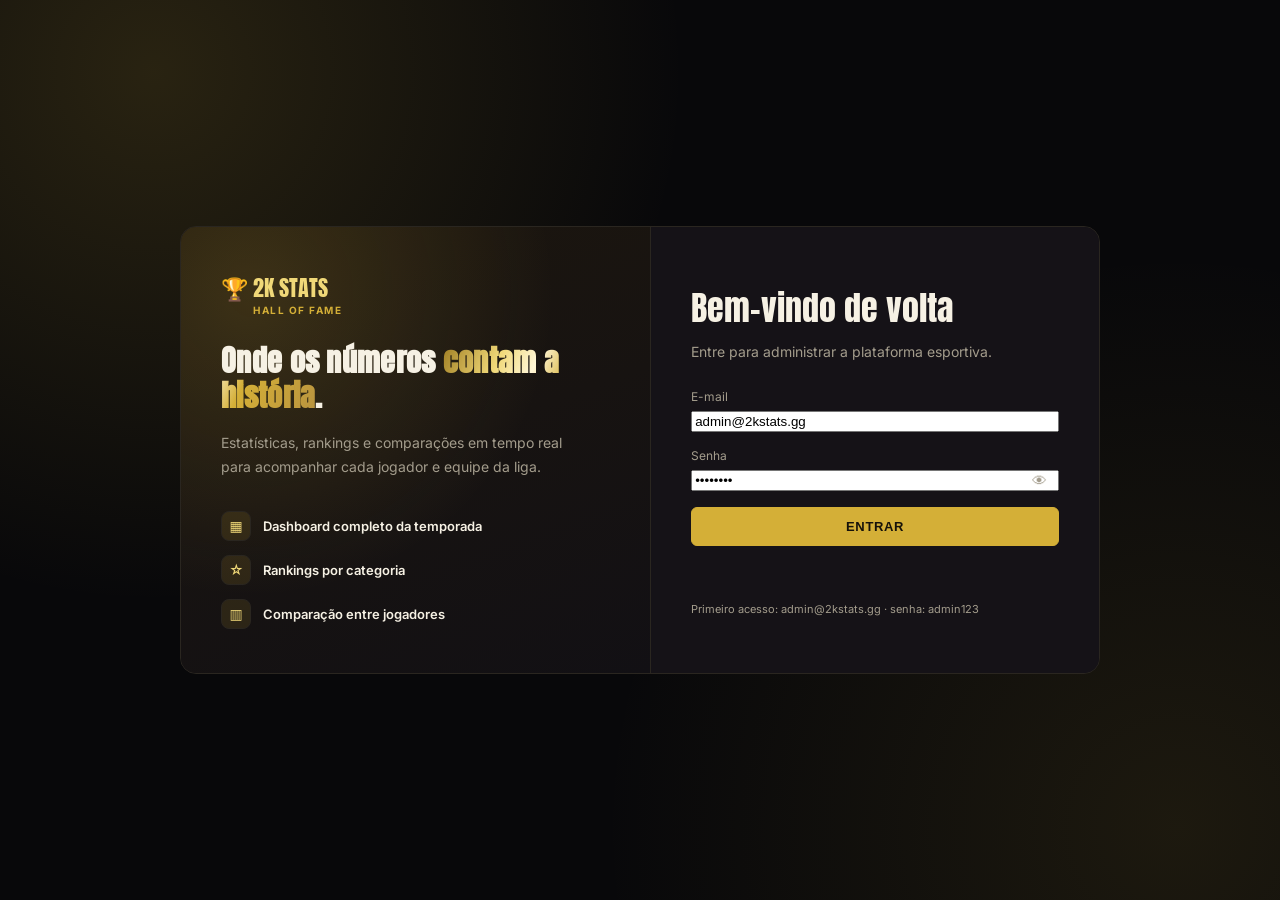
<file: login.html>
<!doctype html>
<html lang="pt-BR">

<head>
    <meta charset="UTF-8">
    <meta name="viewport" content="width=device-width,initial-scale=1.0">
    <title>Entrar — 2K Stats</title>
    <link rel="preconnect" href="https://fonts.googleapis.com">
    <link rel="preconnect" href="https://fonts.gstatic.com" crossorigin>
    <link href="https://fonts.googleapis.com/css2?family=Anton&family=Inter:wght@400;500;600;700&display=swap"
        rel="stylesheet">
    <link rel="stylesheet" href="style.css">
</head>

<body class="login-page">
    <main class="login-shell card-edge">
        <section class="login-visual">
            <p class="login-brand">🏆 2K STATS <small>HALL OF FAME</small></p>
            <h2 class="font-display">Onde os números <span class="text-gold-foil">contam a história</span>.</h2>
            <p class="login-visual-copy">Estatísticas, rankings e comparações em tempo real para acompanhar cada jogador e equipe da liga.</p>
            <ul class="login-highlights">
                <li><span>▦</span> Dashboard completo da temporada</li>
                <li><span>☆</span> Rankings por categoria</li>
                <li><span>▥</span> Comparação entre jogadores</li>
            </ul>
        </section>
        <section class="login-form-side">
            <p class="login-brand login-brand--mobile">🏆 2K STATS <small>HALL OF FAME</small></p>
            <h1>Bem-vindo de volta</h1>
            <p class="login-sub">Entre para administrar a plataforma esportiva.</p>
            <form id="login-form">
                <label>E-mail
                    <input type="email" name="email" required autocomplete="email" value="admin@2kstats.gg">
                </label>
                <label>Senha
                    <div class="password-field">
                        <input id="password-input" type="password" name="password" required
                            autocomplete="current-password" value="admin123">
                        <button type="button" id="toggle-password" class="password-toggle"
                            aria-label="Mostrar senha">👁</button>
                    </div>
                </label>
                <button class="btn gold" id="login-submit">Entrar</button>
                <p id="login-error" role="alert"></p>
            </form>
            <small>Primeiro acesso: admin@2kstats.gg · senha: admin123</small>
        </section>
    </main>
    <script>
        document.getElementById('toggle-password').onclick = e => {
            const input = document.getElementById('password-input');
            const show = input.type === 'password';
            input.type = show ? 'text' : 'password';
            e.currentTarget.textContent = show ? '🙈' : '👁';
            e.currentTarget.setAttribute('aria-label', show ? 'Ocultar senha' : 'Mostrar senha');
        };
        document.getElementById('login-form').onsubmit = async e => {
            e.preventDefault();
            const form = e.target, submit = document.getElementById('login-submit'), errorEl = document.getElementById('login-error');
            const d = Object.fromEntries(new FormData(form));
            errorEl.textContent = '';
            submit.disabled = true;
            submit.classList.add('is-busy');
            submit.textContent = 'Entrando…';
            try {
                const r = await fetch('api.php?action=login', { method: 'POST', headers: { 'Content-Type': 'application/json' }, body: JSON.stringify(d) });
                const j = await r.json();
                if (!r.ok) { errorEl.textContent = j.error || 'Não foi possível entrar.'; return; }
                location.href = 'home.html';
            } catch {
                errorEl.textContent = 'Não foi possível conectar ao servidor.';
            } finally {
                submit.disabled = false;
                submit.classList.remove('is-busy');
                submit.textContent = 'Entrar';
            }
        };
    </script>
</body>

</html>
</file>
<file: style.css>
:root {
  --ink: #08080a;
  --ink-soft: #121014;
  --surface: #151217;
  --surface-2: #1c160e;
  --line: #2a2620;
  --gold: #d4af37;
  --gold-light: #f0d878;
  --gold-deep: #9c7a1f;
  --cream: #f6f1e4;
  --muted: #a39c8c;
  --font-display: "Anton", "Arial Narrow", sans-serif;
  --font-body: "Inter", system-ui, sans-serif;
  --font-mono: "JetBrains Mono", ui-monospace, monospace;
}

:root[data-theme="light"] {
  --ink: #f5f2e9;
  --ink-soft: #ffffff;
  --surface: #eee9dd;
  --surface-2: #e6dcc6;
  --line: #cfc5b2;
  --cream: #1f1b15;
  --muted: #625b50;
}

* {
  box-sizing: border-box;
}

html {
  scroll-behavior: smooth;
}

body {
  margin: 0;
  background-color: var(--ink);
  color: var(--cream);
  font-family: var(--font-body);
  -webkit-font-smoothing: antialiased;
}

.wrap {
  max-width: 1200px;
  margin: 0 auto;
  padding: 0 24px;
}

.font-display {
  font-family: var(--font-display);
  letter-spacing: 0.01em;
  margin: 0;
}

.font-mono {
  font-family: var(--font-mono);
}

.eyebrow {
  font-family: var(--font-mono);
  font-size: 12px;
  text-transform: uppercase;
  letter-spacing: 0.3em;
  color: var(--gold);
  margin: 0 0 8px;
}

.text-gold-foil {
  background: linear-gradient(115deg, #9c7a1f 0%, #f0d878 28%, #fff6d6 45%, #d4af37 62%, #b8933f 100%);
  -webkit-background-clip: text;
  background-clip: text;
  color: transparent;
}

.card-edge {
  border: 1px solid var(--line);
  background: linear-gradient(180deg, var(--surface) 0%, var(--ink-soft) 100%);
  border-radius: 14px;
}

.grain-bg {
  background-image:
    radial-gradient(circle at 15% 10%, rgba(212, 175, 55, 0.12), transparent 45%),
    radial-gradient(circle at 85% 0%, rgba(212, 175, 55, 0.08), transparent 40%);
}

a {
  color: inherit;
}

.skip-link {
  position: fixed;
  top: -100px;
  left: 8px;
  z-index: 100;
  background: var(--gold);
  color: var(--ink);
  padding: 10px 16px;
  border-radius: 8px;
  font-weight: 700;
  text-decoration: none;
  transition: top 0.2s ease;
}
.skip-link:focus {
  top: 8px;
}

/* Navegação lateral: complementar à navegação superior */
.app-sidebar { display: none; }
@media (min-width: 1080px) {
  .app-sidebar {
    background: #100f0d;
    border-right: 1px solid #2a2620;
    bottom: 0;
    display: flex;
    flex-direction: column;
    left: 0;
    position: fixed;
    top: 0;
    width: 210px;
    z-index: 60;
  }
  .sidebar-brand {
    border-bottom: 1px solid #2a2620;
    color: #f0d878;
    display: grid;
    font-family: var(--font-display);
    font-size: 18px;
    gap: 0;
    grid-template-columns: 24px 1fr;
    padding: 20px 18px;
    text-decoration: none;
  }
  .sidebar-brand span { grid-row: span 2; }
  .sidebar-brand small { color: #d4af37; font: 700 9px var(--font-body); letter-spacing: .13em; }
  .sidebar-nav { display: grid; gap: 4px; padding: 16px 10px; }
  .sidebar-nav a {
    align-items: center;
    border-left: 2px solid transparent;
    border-radius: 5px;
    color: #928a78;
    display: flex;
    font-size: 14px;
    gap: 12px;
    padding: 11px 13px;
    text-decoration: none;
    transition: .18s ease;
  }
  .sidebar-nav a span { color: #776f61; font-size: 17px; width: 15px; }
  .sidebar-nav a:hover, .sidebar-nav a:focus-visible, .sidebar-nav a.active {
    background: #241e12;
    border-left-color: #d4af37;
    color: #f0d878;
    outline: none;
  }
  .sidebar-user { border-top: 1px solid #2a2620; color: #e9e1d1; display: grid; font-size: 12px; gap: 3px; margin-top: auto; padding: 18px; }
  .sidebar-user span { color: #928a78; font-size: 11px; }
  .site-header, main, .site-footer { margin-left: 210px; }
  .site-header { z-index: 50; }
}

/* Header */
.site-header {
  position: sticky;
  top: 0;
  z-index: 40;
  border-bottom: 1px solid var(--line);
  background: rgba(8, 8, 10, 0.85);
  backdrop-filter: blur(10px);
}

.header-inner {
  display: flex;
  align-items: center;
  gap: 20px;
  padding: 16px 24px;
}

.logo {
  display: flex;
  align-items: center;
  gap: 8px;
  text-decoration: none;
  font-family: var(--font-display);
  font-size: 22px;
  color: var(--cream);
  white-space: nowrap;
}
.logo-accent {
  color: var(--gold-light);
}

.nav {
  display: none;
  margin-left: auto;
  gap: 28px;
}
.nav a {
  text-decoration: none;
  font-size: 13px;
  font-weight: 600;
  text-transform: uppercase;
  letter-spacing: 0.05em;
  color: var(--muted);
  transition: color 0.2s ease;
}
.nav a:hover {
  color: var(--gold-light);
}

@media (min-width: 780px) {
  .nav {
    display: flex;
  }
}

.search-box {
  position: relative;
  width: 100%;
  max-width: 260px;
}
.search-box svg {
  position: absolute;
  left: 12px;
  top: 50%;
  transform: translateY(-50%);
  width: 16px;
  height: 16px;
  color: var(--muted);
  pointer-events: none;
}
.search-box input {
  width: 100%;
  border-radius: 999px;
  border: 1px solid var(--line);
  background: var(--surface);
  color: var(--cream);
  padding: 9px 12px 9px 34px;
  font-size: 14px;
  font-family: var(--font-body);
}
.search-box input::placeholder {
  color: var(--muted);
}
.search-box input:focus {
  outline: 2px solid var(--gold);
  outline-offset: 2px;
  border-color: var(--gold);
}
.theme-toggle {
  flex: 0 0 auto;
  border: 1px solid var(--line);
  border-radius: 999px;
  background: var(--surface);
  color: var(--cream);
  padding: 8px 12px;
  font: 700 11px var(--font-body);
  text-transform: uppercase;
  cursor: pointer;
}
.theme-toggle:hover { border-color: var(--gold); color: var(--gold-light); }

/* Hero */
.hero {
  border-bottom: 1px solid var(--line);
  padding: 64px 0 72px;
}
.hero-inner {
  display: flex;
  flex-direction: column;
  gap: 48px;
}
@media (min-width: 860px) {
  .hero-inner {
    flex-direction: row;
    align-items: center;
    padding-top: 32px;
  }
}
.hero-copy {
  flex: 1;
}
.hero-copy h1 {
  font-size: 46px;
  line-height: 0.95;
  color: var(--cream);
}
@media (min-width: 780px) {
  .hero-copy h1 {
    font-size: 68px;
  }
}
.hero-desc {
  max-width: 480px;
  margin-top: 24px;
  line-height: 1.6;
  color: var(--muted);
}
.hero-actions {
  display: flex;
  flex-wrap: wrap;
  gap: 16px;
  margin-top: 32px;
}

.btn {
  border-radius: 999px;
  padding: 12px 24px;
  font-size: 13px;
  font-weight: 700;
  text-transform: uppercase;
  letter-spacing: 0.05em;
  text-decoration: none;
  transition: transform 0.15s ease, color 0.2s ease, border-color 0.2s ease;
  display: inline-block;
}
.btn-gold {
  background: var(--gold);
  color: var(--ink);
}
.btn-gold:hover {
  transform: scale(1.03);
}
.btn-outline {
  border: 1px solid var(--line);
  color: var(--cream);
}
.btn-outline:hover {
  border-color: var(--gold);
  color: var(--gold-light);
}

.hero-card {
  flex: 1;
  max-width: 340px;
  margin: 0 auto;
  padding: 32px;
  text-align: center;
  box-shadow: 0 0 60px -15px rgba(212, 175, 55, 0.35);
}
@media (min-width: 860px) {
  .hero-card {
    margin: 0 0 0 auto;
  }
}
.hero-card .hc-label {
  font-family: var(--font-mono);
  font-size: 12px;
  text-transform: uppercase;
  letter-spacing: 0.25em;
  color: var(--muted);
  margin: 0;
}
.hero-card .hc-ovr {
  font-family: var(--font-display);
  font-size: 84px;
  line-height: 1;
  margin: 8px 0 0;
}
.hero-card .hc-name {
  font-family: var(--font-display);
  font-size: 26px;
  margin: 16px 0 0;
  color: var(--cream);
}
.hero-card .hc-team {
  margin: 4px 0 0;
  font-size: 14px;
  color: var(--muted);
}
.hc-stats {
  display: flex;
  justify-content: space-between;
  border-top: 1px solid var(--line);
  margin-top: 24px;
  padding-top: 16px;
  text-align: left;
}
.hc-stats > div:last-child {
  text-align: right;
}
.hc-stats .hc-num {
  font-family: var(--font-mono);
  font-weight: 700;
  font-size: 18px;
  color: var(--gold-light);
  margin: 0;
}
.hc-stats .hc-sub {
  margin: 2px 0 0;
  font-size: 11px;
  color: var(--muted);
}

/* Marquee */
.marquee {
  overflow: hidden;
  border-top: 1px solid var(--line);
  border-bottom: 1px solid var(--line);
  background: rgba(28, 22, 14, 0.6);
  padding: 12px 0;
}
.marquee-track {
  display: flex;
  align-items: center;
  gap: 40px;
  width: max-content;
  animation: marquee-scroll 42s linear infinite;
}
.marquee-item {
  display: flex;
  align-items: center;
  gap: 8px;
  white-space: nowrap;
  flex-shrink: 0;
}
.marquee-item .m-ovr {
  font-family: var(--font-mono);
  font-size: 14px;
  font-weight: 700;
  color: var(--gold-light);
}
.marquee-item .m-name {
  font-size: 14px;
  font-weight: 600;
}
.marquee-item .m-team {
  font-size: 12px;
  color: var(--muted);
}
.marquee-item .m-sep {
  margin-left: 32px;
  color: var(--line);
}

@keyframes marquee-scroll {
  from {
    transform: translateX(0);
  }
  to {
    transform: translateX(-50%);
  }
}

@media (prefers-reduced-motion: reduce) {
  .marquee-track {
    animation: none;
  }
  html {
    scroll-behavior: auto;
  }
}

/* Sections */
.section {
  padding: 64px 0;
}
.section-title {
  font-size: 36px;
  color: var(--cream);
  margin-top: 8px;
}

/* KPI */
.kpi-grid {
  display: grid;
  grid-template-columns: repeat(2, 1fr);
  gap: 16px;
  margin: 40px 0;
}
@media (min-width: 780px) {
  .kpi-grid {
    grid-template-columns: repeat(4, 1fr);
  }
}
.kpi-card {
  padding: 20px;
}
.kpi-card .kpi-value {
  font-family: var(--font-display);
  font-size: 26px;
  color: var(--gold-light);
  white-space: nowrap;
  overflow: hidden;
  text-overflow: ellipsis;
}
.kpi-card .kpi-label {
  margin-top: 4px;
  font-size: 12px;
  text-transform: uppercase;
  letter-spacing: 0.05em;
  color: var(--muted);
}

/* Charts */
.charts-grid {
  display: grid;
  gap: 24px;
}
.insights-grid { display: grid; grid-template-columns: repeat(2, 1fr); gap: 16px; margin-top: 24px; }
@media (min-width: 940px) { .insights-grid { grid-template-columns: repeat(4, 1fr); } }
.insight-card { padding: 20px; }
.insight-label { color: var(--muted); font-size: 11px; font-weight: 700; letter-spacing: .06em; margin: 0; text-transform: uppercase; }
.insight-player { color: var(--cream); font-weight: 700; margin: 12px 0 3px; }
.insight-value { color: var(--gold-light); font: 700 18px var(--font-mono); margin: 0; }
.insight-note { color: var(--muted); font-size: 12px; line-height: 1.5; margin: 12px 0 0; }
@media (min-width: 940px) {
  .charts-grid {
    grid-template-columns: 1fr 1fr;
  }
}
.chart-card {
  padding: 24px;
}
.chart-card h3 {
  font-size: 20px;
  color: var(--cream);
  margin-bottom: 4px;
}
.chart-sub {
  margin: 0 0 24px;
  font-size: 14px;
  color: var(--muted);
}

.bar-chart--vertical {
  display: flex;
  align-items: flex-end;
  gap: 14px;
  height: 220px;
  padding-top: 24px;
  border-top: 1px solid var(--line);
}
.vbar {
  flex: 1;
  display: flex;
  flex-direction: column;
  align-items: center;
  justify-content: flex-end;
  height: 100%;
}
.vbar .vbar-fill {
  width: 60%;
  border-radius: 6px 6px 0 0;
  transition: filter 0.2s ease;
}
.vbar:hover .vbar-fill {
  filter: brightness(1.15);
}
.vbar .vbar-count {
  font-family: var(--font-mono);
  font-size: 13px;
  color: var(--cream);
  margin-bottom: 6px;
}
.vbar .vbar-label {
  margin-top: 8px;
  font-size: 11px;
  color: var(--muted);
  text-align: center;
}

.bar-chart--horizontal {
  display: flex;
  flex-direction: column;
  gap: 12px;
}
.hbar-row {
  display: grid;
  grid-template-columns: 120px 1fr 56px;
  align-items: center;
  gap: 10px;
}
.hbar-team {
  font-size: 12px;
  color: var(--muted);
  overflow: hidden;
  text-overflow: ellipsis;
  white-space: nowrap;
}
.hbar-track {
  height: 12px;
  background: var(--surface);
  border-radius: 999px;
  overflow: hidden;
}
.hbar-fill {
  height: 100%;
  background: var(--gold);
  border-radius: 999px;
}
.hbar-value {
  font-family: var(--font-mono);
  font-size: 12px;
  font-weight: 700;
  color: var(--gold-light);
  text-align: right;
}

/* Elenco */
.elenco-header {
  display: flex;
  flex-direction: column;
  gap: 16px;
  margin-bottom: 32px;
}
@media (min-width: 780px) {
  .elenco-header {
    flex-direction: row;
    align-items: flex-end;
    justify-content: space-between;
  }
}
.position-filters {
  display: flex;
  flex-wrap: wrap;
  gap: 8px;
}
.data-tools { align-items: center; display: flex; flex-wrap: wrap; gap: 18px; justify-content: space-between; margin-bottom: 12px; padding: 16px; }
.season-control { align-items: center; display: flex; gap: 10px; font-size: 13px; font-weight: 700; }
.season-control select { background: var(--surface); border: 1px solid var(--line); border-radius: 6px; color: var(--cream); padding: 7px; font: inherit; }
.tool-actions { display: flex; flex-wrap: wrap; gap: 8px; }
.tool-actions .btn { cursor: pointer; padding: 9px 13px; background: transparent; font-family: var(--font-body); }
.import-btn { display: inline-flex; align-items: center; }
.helper-text, .section-intro { color: var(--muted); font-size: 13px; line-height: 1.5; margin: 0 0 24px; }
.filter-btn {
  border-radius: 999px;
  border: 1px solid var(--line);
  background: transparent;
  color: var(--muted);
  padding: 7px 16px;
  font-size: 12px;
  font-weight: 700;
  text-transform: uppercase;
  letter-spacing: 0.05em;
  cursor: pointer;
  transition: all 0.2s ease;
  font-family: var(--font-body);
}
.filter-btn:hover {
  border-color: var(--gold);
  color: var(--gold-light);
}
.filter-btn.active {
  border-color: var(--gold);
  background: var(--gold);
  color: var(--ink);
}

.table-wrap {
  overflow-x: auto;
}
table {
  width: 100%;
  min-width: 560px;
  border-collapse: collapse;
  text-align: left;
}
thead tr {
  border-bottom: 1px solid var(--line);
  background: rgba(28, 22, 14, 0.4);
}
th {
  padding: 12px 20px;
  font-size: 12px;
  font-weight: 700;
  text-transform: uppercase;
  letter-spacing: 0.05em;
  color: var(--muted);
  cursor: pointer;
  user-select: none;
  white-space: nowrap;
}
th:hover {
  color: var(--gold-light);
}
th.col-rank {
  width: 56px;
}
th.col-compare { cursor: default; width: 80px; }
th.col-compare:hover { color: var(--muted); }
.compare-cell { width: 80px; }
.compare-check { accent-color: var(--gold); cursor: pointer; height: 16px; width: 16px; }
th.col-ovr {
  width: 80px;
  text-align: right;
}
.sort-arrow {
  color: var(--gold-light);
  margin-left: 4px;
}

tbody tr {
  border-bottom: 1px solid rgba(42, 38, 32, 0.6);
  cursor: pointer;
  transition: background 0.15s ease;
}
tbody tr:last-child {
  border-bottom: none;
}
tbody tr:hover {
  background: rgba(28, 22, 14, 0.4);
}
td {
  padding: 12px 20px;
  font-size: 14px;
}
td.rank-cell {
  font-family: var(--font-mono);
  color: var(--muted);
}
td.name-cell {
  font-weight: 600;
  color: var(--cream);
}
td.team-cell,
td.pos-cell {
  color: var(--muted);
}
td.ovr-cell {
  text-align: right;
}
.ovr-badge {
  display: inline-flex;
  align-items: center;
  justify-content: center;
  border-radius: 6px;
  padding: 4px 8px;
  font-family: var(--font-mono);
  font-size: 14px;
  font-weight: 700;
}
.empty-row td {
  text-align: center;
  padding: 40px 20px;
  color: var(--muted);
}

/* Comparação, histórico e feedback */
.compare-section { border-top: 1px solid var(--line); }
.comparison-empty { color: var(--muted); padding: 32px; text-align: center; }
.comparison-grid { display: grid; gap: 18px; grid-template-columns: 1fr; }
@media (min-width: 680px) { .comparison-grid { grid-template-columns: 1fr 1fr; } }
.comparison-card { padding: 28px; }
.comparison-name { color: var(--cream); font: 32px var(--font-display); margin: 8px 0 0; }
.comparison-team { color: var(--muted); margin: 5px 0 24px; }
.comparison-ovr { color: var(--gold-light); font: 64px/1 var(--font-display); margin: 0; }
.comparison-ovr span { color: var(--muted); font: 13px var(--font-body); }
.comparison-track { background: var(--surface); border-radius: 99px; height: 10px; margin-top: 16px; overflow: hidden; }
.comparison-track span { display: block; height: 100%; }
.import-section { padding-top: 0; }
.import-history { padding: 4px 20px; }
.import-history p { color: var(--muted); }
.import-history ul { list-style: none; margin: 0; padding: 0; }
.import-history li { align-items: center; border-bottom: 1px solid var(--line); display: flex; gap: 12px; justify-content: space-between; padding: 14px 0; }
.import-history li:last-child { border: 0; }
.import-history span { color: var(--muted); font-size: 12px; }
.toast { background: var(--gold); border-radius: 8px; bottom: 22px; box-shadow: 0 8px 30px rgba(0,0,0,.3); color: #08080a; font-size: 14px; font-weight: 700; left: 50%; max-width: calc(100% - 32px); opacity: 0; padding: 12px 18px; pointer-events: none; position: fixed; transform: translate(-50%, 20px); transition: .2s ease; z-index: 100; }
.toast.show { opacity: 1; transform: translate(-50%, 0); }

@media (max-width: 640px) {
  .header-inner { flex-wrap: wrap; }
  .search-box { max-width: none; order: 3; }
  .theme-toggle { margin-left: auto; }
  .data-tools { align-items: stretch; }
  .tool-actions { width: 100%; }
  .tool-actions .btn { flex: 1; justify-content: center; text-align: center; }
  .insights-grid { grid-template-columns: 1fr; }
  .import-history li { align-items: flex-start; flex-direction: column; }
}

/* Footer */
.site-footer {
  border-top: 1px solid var(--line);
  padding: 48px 0;
}
.footer-inner {
  display: flex;
  flex-direction: column;
  gap: 16px;
  font-size: 14px;
  color: var(--muted);
}
@media (min-width: 780px) {
  .footer-inner {
    flex-direction: row;
    align-items: center;
    justify-content: space-between;
  }
}
.footer-logo {
  font-size: 18px;
  color: var(--gold-light);
}
.footer-text {
  max-width: 480px;
  margin-top: 4px;
}

/* Detail overlay */
.overlay {
  position: fixed;
  inset: 0;
  z-index: 50;
  display: none;
  justify-content: flex-end;
}
.overlay.open {
  display: flex;
}
.overlay-backdrop {
  position: absolute;
  inset: 0;
  border: none;
  background: rgba(0, 0, 0, 0.7);
  backdrop-filter: blur(4px);
  cursor: pointer;
}
.detail-panel {
  position: relative;
  height: 100%;
  width: 100%;
  max-width: 420px;
  overflow-y: auto;
  border-left: 1px solid var(--line);
  background: var(--ink-soft);
  padding: 32px;
  box-shadow: -20px 0 60px rgba(0, 0, 0, 0.5);
}
.close-btn {
  display: flex;
  align-items: center;
  justify-content: center;
  margin-left: auto;
  width: 34px;
  height: 34px;
  border-radius: 999px;
  border: 1px solid var(--line);
  background: transparent;
  color: var(--muted);
  cursor: pointer;
}
.close-btn:hover {
  border-color: var(--gold);
  color: var(--gold-light);
}
.close-btn svg {
  width: 16px;
  height: 16px;
}

.detail-tier {
  font-family: var(--font-mono);
  font-size: 12px;
  text-transform: uppercase;
  letter-spacing: 0.3em;
  margin-top: 24px;
}
.detail-name {
  font-family: var(--font-display);
  font-size: 36px;
  margin: 8px 0 0;
  color: var(--cream);
}
.detail-team {
  margin-top: 4px;
  font-size: 14px;
  color: var(--muted);
}
.detail-ovr-row {
  display: flex;
  align-items: flex-end;
  gap: 16px;
  margin-top: 32px;
}
.detail-ovr {
  font-family: var(--font-display);
  font-size: 68px;
  line-height: 1;
}
.detail-ovr-label {
  margin-bottom: 8px;
  font-size: 14px;
  color: var(--muted);
}
.detail-scale {
  display: flex;
  justify-content: space-between;
  font-size: 12px;
  color: var(--muted);
  margin-top: 24px;
}
.detail-track {
  height: 12px;
  width: 100%;
  border-radius: 999px;
  background: var(--surface);
  overflow: hidden;
  margin-top: 4px;
}
.detail-fill {
  height: 100%;
  border-radius: 999px;
}
.detail-grid {
  display: grid;
  grid-template-columns: 1fr 1fr;
  gap: 16px;
  margin-top: 32px;
}
.detail-grid .card-edge {
  padding: 16px;
  border-radius: 10px;
}
.detail-grid .dg-value {
  font-family: var(--font-mono);
  font-size: 18px;
  font-weight: 700;
  color: var(--gold-light);
}
.detail-grid .dg-label {
  margin-top: 4px;
  font-size: 12px;
  color: var(--muted);
}
.detail-note {
  margin-top: 32px;
  padding-top: 24px;
  border-top: 1px solid var(--line);
  font-size: 14px;
  line-height: 1.6;
  color: var(--muted);
}

.focus-gold:focus-visible {
  outline: 2px solid var(--gold);
  outline-offset: 2px;
}

/* Plataforma 2K Stats */
body[data-page] { background: var(--ink); }
body[data-page] .app-sidebar { background:#100f0d; border-right:1px solid #2b261d; display:flex; flex-direction:column; height:100vh; left:0; position:fixed; top:0; width:210px; z-index:90; }
body[data-page] .app-sidebar .brand { align-items:center; border-bottom:1px solid #2b261d; color:var(--gold-light); display:flex; font-family:var(--font-display); font-size:18px; gap:10px; padding:20px 18px; text-decoration:none; }
body[data-page] .brand small { color:var(--gold); display:block; font:700 9px var(--font-body); letter-spacing:.14em; }
body[data-page] .app-sidebar nav { display:grid; gap:3px; padding:16px 10px; }
body[data-page] .app-sidebar nav a { border-left:2px solid transparent; border-radius:5px; color:#8f8777; display:flex; gap:12px; padding:11px 12px; text-decoration:none; }
body[data-page] .app-sidebar nav a:hover, body[data-page] .app-sidebar nav a.active { background:#261f12; border-color:var(--gold); color:var(--gold-light); }
body[data-page] .app-sidebar nav b { font-weight:400; width:16px; }
body[data-page] .user-switch { border-top:1px solid #2b261d; color:#9c927f; font-size:11px; margin-top:auto; padding:16px; }
body[data-page] .user-switch label { display:block; margin-bottom:6px; } body[data-page] select, body[data-page] input { background:var(--surface); border:1px solid var(--line); border-radius:6px; color:var(--cream); font:inherit; padding:10px; }
body[data-page] .user-switch select { width:100%; }
body[data-page] .topbar { align-items:center; backdrop-filter:blur(10px); background:color-mix(in srgb,var(--ink) 90%,transparent); border-bottom:1px solid var(--line); display:flex; gap:20px; height:62px; margin-left:210px; padding:0 28px; position:sticky; top:0; z-index:70; }
body[data-page] #top-nav { display:flex; gap:18px; } body[data-page] #top-nav a { color:var(--muted); font-size:13px; font-weight:700; text-decoration:none; } body[data-page] #top-nav a:hover { color:var(--gold-light); }
body[data-page] #app-main { margin-left:210px; max-width:1320px; padding:34px; } .menu-button { display:none; } .icon-button { background:transparent; border:1px solid var(--line); border-radius:50%; color:var(--gold); cursor:pointer; height:34px; margin-left:auto; width:34px; }
.page-head { align-items:center; background:linear-gradient(105deg,var(--surface),var(--ink-soft)); border:1px solid var(--line); border-radius:10px; display:flex; justify-content:space-between; margin-bottom:28px; padding:28px 32px; } .page-head h1 { font:36px var(--font-display); margin:0; } .page-head p { color:var(--muted); font-size:12px; letter-spacing:.08em; margin:8px 0 0; } .btn { background:transparent; border:1px solid var(--gold); border-radius:6px; color:var(--gold-light); cursor:pointer; font-weight:700; padding:11px 16px; } .btn.gold { background:var(--gold); color:#16120a; } .page-head .btn+.btn { margin-left:8px; }
.kpis { display:grid; grid-template-columns:repeat(4,1fr); margin-bottom:28px; } .kpis article { background:var(--surface); border-right:1px solid var(--line); padding:25px; } .kpis article:first-child { border-radius:8px 0 0 8px; } .kpis article:last-child { border:0; border-radius:0 8px 8px 0; } .kpis small,.panel>small { color:var(--muted); font-size:11px; letter-spacing:.11em; } .kpis strong { display:block; font:34px var(--font-mono); margin:12px 0 6px; } .kpis span { color:var(--muted); font-size:12px; }
.dash-grid { display:grid; gap:20px; grid-template-columns:2fr 1fr; margin-bottom:20px; } .panel { background:var(--surface); border:1px solid var(--line); border-radius:9px; margin-bottom:20px; padding:24px; } .panel h2 { color:var(--cream); font-size:17px; margin:0 0 18px; } .panel h2 small { color:var(--muted); float:right; font:11px var(--font-body); } .panel h2 a { color:var(--gold); float:right; font:12px var(--font-body); text-decoration:none; }
.weekly { align-items:end; display:flex; gap:16px; height:220px; padding:10px 35px 0; } .weekly div { align-items:center; display:flex; flex:1; gap:5px; height:100%; justify-content:center; position:relative; } .weekly span { background:var(--gold); border-radius:3px 3px 0 0; width:28px; } .weekly em { background:#2b271f; border-radius:3px 3px 0 0; width:28px; } .weekly small { bottom:-2px; color:var(--muted); position:absolute; }
.mvp h2 { font:24px var(--font-display); margin:15px 0 2px; } .mvp p { color:var(--muted); font-size:13px; } .mini-stats,.stat-line { display:grid; grid-template-columns:repeat(2,1fr); gap:18px; margin:24px 0; } .mini-stats b,.stat-line b { color:var(--gold-light); font:22px var(--font-mono); } .mini-stats i,.stat-line i,.team-card i { color:var(--muted); display:block; font:10px var(--font-body); font-style:normal; letter-spacing:.08em; margin-top:5px; }
.toolbar { display:flex; gap:10px; margin-bottom:16px; } .toolbar input { flex:1; } .table-wrap { overflow-x:auto; } body[data-page] table { min-width:720px; width:100%; } body[data-page] th { background:transparent; cursor:default; padding:10px 12px; } body[data-page] td { padding:13px 12px; } body[data-page] td small { color:var(--muted); display:block; font-size:11px; margin-top:3px; } .badge { background:#272319; border:1px solid var(--line); border-radius:4px; color:var(--gold-light); font-size:11px; padding:4px 6px; } .row-actions { display:flex; gap:5px; } .row-actions button,.team-card button,td button { background:transparent; border:1px solid var(--line); border-radius:4px; color:var(--muted); cursor:pointer; padding:5px 7px; } .row-actions button:hover, .team-card button:hover,td button:hover { border-color:var(--gold); color:var(--gold-light); }
.team-grid,.compare-cards,.podium { display:grid; gap:18px; grid-template-columns:repeat(3,1fr); } .team-card h2 { font:25px var(--font-display); margin:13px 0 5px; }.team-card p { color:var(--muted); font-size:13px; }.team-card>div { display:flex; gap:38px; margin:22px 0; }.team-card b { color:var(--gold-light); font:20px var(--font-mono); }.compare-select { align-items:center; display:grid; gap:18px; grid-template-columns:1fr 70px 1fr; margin:0 auto 20px; max-width:820px; }.compare-select select { width:100%; }.compare-select b { color:var(--gold); text-align:center; }.compare-cards { grid-template-columns:1fr 1fr; }.compare-cards .panel { margin:0; }.big { color:var(--gold-light); display:inline-block; font:28px var(--font-mono); margin-right:25px; }.big i { color:var(--muted); font:11px var(--font-body); }.compare-profile { text-align:center; }.radar { height:290px; max-width:450px; }.radar polygon { fill:none; stroke:var(--line); }.radar .r1 { fill:#d4af3740; stroke:var(--gold); }.radar .r2 { fill:#c8c8d040; stroke:#c8c8d0; }.radar text { fill:var(--muted); font:10px var(--font-body); text-anchor:middle; }.legend { color:var(--gold); }.legend span { color:#c8c8d0; margin-left:16px; }.mirror { align-items:center; display:grid; gap:12px; grid-template-columns:50px 1fr 50px; margin:15px 0; }.mirror>b:last-child { text-align:right; }.mirror span { display:grid; grid-template-columns:1fr 44px 1fr; height:10px; }.mirror i { background:var(--gold); height:100%; justify-self:end; }.mirror i:last-child { background:#c8c8d0; justify-self:start; }.mirror em { color:var(--muted); font-size:10px; font-style:normal; text-align:center; transform:translateY(-17px); }
.tabs { display:flex; gap:8px; margin:0 0 22px; }.tabs a,.tabs button { background:transparent; border:1px solid var(--line); border-radius:5px; color:var(--muted); cursor:pointer; padding:9px 16px; text-decoration:none; }.tabs .active { border-color:var(--gold); color:var(--gold-light); }.podium { align-items:end; margin-bottom:20px; }.podium article { text-align:center; }.podium article>b { font-size:26px; }.podium h2 { font:24px var(--font-display); margin:12px 0 3px; }.podium p { color:var(--muted); font-size:12px; }.podium strong { color:var(--gold-light); font:26px var(--font-mono); }.podium strong small { font:11px var(--font-body); }.place-1 { border-color:var(--gold); order:2; padding-bottom:38px; }.place-2 { order:1; }.place-3 { order:3; }.status { background:#333; border-radius:99px; color:#bbb; font-size:11px; padding:4px 8px; }.status.on { background:#1e3b2a; color:#84d69d; }.note { border-top:1px solid var(--line); color:var(--muted); font-size:12px; margin:18px 0 0; padding-top:16px; }.form-card { display:grid; gap:15px; max-width:700px; }.form-card label { color:var(--muted); display:grid; font-size:12px; gap:7px; }.form-card ul { color:var(--muted); line-height:2; padding-left:18px; }.modal { align-items:center; background:#000a; display:flex; inset:0; justify-content:center; padding:16px; position:fixed; z-index:120; }.modal-box { background:var(--ink-soft); border:1px solid var(--line); border-radius:10px; max-height:90vh; max-width:740px; overflow:auto; padding:30px; position:relative; width:100%; }.modal-box h1 { font:34px var(--font-display); }.modal-box>a { color:var(--gold); font-size:13px; }.modal-box>p { color:var(--muted); }.close { background:transparent; border:0; color:var(--muted); cursor:pointer; font-size:28px; position:absolute; right:15px; top:10px; }.form-grid { display:grid; gap:14px; grid-template-columns:repeat(2,1fr); }.form-grid h2,.form-grid .btn { grid-column:1/-1; }.form-grid label { color:var(--muted); display:grid; font-size:12px; gap:5px; }.line-chart { height:150px; width:100%; }.line-chart polyline { fill:none; stroke:var(--gold); stroke-width:3; }.line-chart text { fill:var(--muted); font-size:10px; }.empty { color:var(--muted); text-align:center; }.toast { background:var(--gold); border-radius:7px; bottom:20px; color:#151109; font-weight:700; left:50%; opacity:0; padding:12px 18px; position:fixed; transform:translate(-50%,20px); transition:.2s; z-index:200; }.toast.show { opacity:1; transform:translate(-50%,0); }
@media(max-width:850px){body[data-page] .app-sidebar { transform:translateX(-100%); transition:.2s; width:240px; }body[data-page] .app-sidebar.open { transform:translateX(0); }body[data-page] .topbar,body[data-page] #app-main { margin-left:0; }.menu-button { background:transparent; border:0; color:var(--cream); display:block; font-size:22px; }.kpis { grid-template-columns:repeat(2,1fr); }.kpis article:nth-child(2) { border-radius:0 8px 0 0; }.kpis article:nth-child(3) { border-radius:0 0 0 8px; }.kpis article:last-child { border-radius:0 0 8px 0; }.dash-grid,.team-grid,.podium { grid-template-columns:1fr; }.place-1,.place-2,.place-3 { order:initial; padding-bottom:24px; }.page-head { align-items:flex-start; flex-direction:column; }.topbar { padding:0 16px; }.topbar #top-nav { gap:11px; overflow:auto; }.topbar #top-nav a { font-size:11px; white-space:nowrap; }body[data-page] #app-main { padding:18px; }.compare-select { grid-template-columns:1fr; }.compare-select b { padding:0; }.compare-cards { grid-template-columns:1fr; }.form-grid { grid-template-columns:1fr; }}

/* Navegação superior única */
body[data-page] .app-sidebar { display:none !important; }
body[data-page] .topbar { gap:16px; margin-left:0; padding:0 24px; }
body[data-page] #app-main { margin-left:0; }
.top-brand { color:var(--gold-light); flex:0 0 auto; font-family:var(--font-display); font-size:18px; text-decoration:none; white-space:nowrap; }
body[data-page] #top-nav { align-items:center; flex:1; gap:14px; overflow-x:auto; padding:4px 0; }
body[data-page] #top-nav a { border-bottom:2px solid transparent; padding:8px 0; white-space:nowrap; }
body[data-page] #top-nav a.active, body[data-page] #top-nav a:hover { border-color:var(--gold); color:var(--gold-light); }
body[data-page] .topbar #role-select { flex:0 0 auto; font-size:12px; padding:7px; width:100px; }
body[data-page] .menu-button { display:none; }
@media(max-width:700px){body[data-page] .topbar { gap:9px; padding:0 12px; } .top-brand { font-size:14px; } body[data-page] #top-nav { gap:11px; } body[data-page] .topbar #role-select { width:82px; } .icon-button { display:none; }}

.logout-button { background:transparent; border:1px solid var(--line); border-radius:5px; color:var(--muted); cursor:pointer; font-size:12px; padding:7px 10px; }
#user-name { color:var(--gold-light); font-size:11px; margin-left:auto; white-space:nowrap; }
.login-page {
  background:
    radial-gradient(circle at 12% 8%, rgba(212,175,55,.16), transparent 38%),
    radial-gradient(circle at 92% 92%, rgba(212,175,55,.10), transparent 40%),
    var(--ink);
  display: grid;
  place-items: center;
  min-height: 100vh;
  min-height: 100dvh;
  padding: 24px;
  box-sizing: border-box;
}
.login-shell {
  display: grid;
  grid-template-columns: 1fr;
  max-width: 920px;
  width: 100%;
  margin: auto;
  overflow: hidden;
  border-radius: 16px;
}
@media (min-width: 860px) {
  .login-shell { grid-template-columns: 1.05fr 1fr; }
}
.login-brand { color: var(--gold-light); font: 22px var(--font-display); margin: 0 0 28px; }
.login-brand small { color: var(--gold); display: block; font: 700 10px var(--font-body); letter-spacing: .15em; margin-left: 32px; }
.login-brand--mobile { display: block; margin-bottom: 22px; }
@media (min-width: 860px) { .login-brand--mobile { display: none; } }

.login-visual {
  display: none;
  flex-direction: column;
  justify-content: center;
  padding: 44px 40px;
  background:
    radial-gradient(circle at 15% 15%, rgba(212,175,55,.18), transparent 55%),
    linear-gradient(160deg, var(--surface-2) 0%, var(--ink-soft) 100%);
  border-right: 1px solid var(--line);
}
@media (min-width: 860px) { .login-visual { display: flex; } }
.login-visual h2 { font-size: 30px; line-height: 1.15; color: var(--cream); margin: 0; }
.login-visual-copy { color: var(--muted); font-size: 14px; line-height: 1.7; margin: 18px 0 0; max-width: 360px; }
.login-highlights { list-style: none; margin: 32px 0 0; padding: 0; display: grid; gap: 14px; }
.login-highlights li {
  display: flex;
  align-items: center;
  gap: 12px;
  color: var(--cream);
  font-size: 13px;
  font-weight: 600;
}
.login-highlights li span {
  display: inline-flex;
  align-items: center;
  justify-content: center;
  width: 30px;
  height: 30px;
  border-radius: 8px;
  background: rgba(212,175,55,.12);
  border: 1px solid var(--line);
  color: var(--gold-light);
  font-size: 14px;
  flex: 0 0 auto;
}

.login-form-side {
  background: var(--surface);
  padding: 40px;
  display: flex;
  flex-direction: column;
  justify-content: center;
}
.login-form-side h1 { font: 34px var(--font-display); margin: 0; }
.login-sub { color: var(--muted); font-size: 14px; line-height: 1.6; margin: 8px 0 0; }
.login-form-side form { display: grid; gap: 16px; margin: 26px 0; }
.login-form-side label { color: var(--muted); display: grid; font-size: 12px; gap: 7px; }
.login-form-side form .btn { width: 100%; }
.login-form-side > small { color: var(--muted); display: block; font-size: 11px; line-height: 1.6; }
#login-error { color: #e08787; font-size: 13px; margin: 0; min-height: 1em; }

.password-field { position: relative; display: flex; }
.password-field input { flex: 1; padding-right: 42px; }
.password-toggle {
  position: absolute;
  right: 4px;
  top: 50%;
  transform: translateY(-50%);
  background: transparent;
  border: 0;
  color: var(--muted);
  cursor: pointer;
  font-size: 15px;
  padding: 8px;
  line-height: 1;
}
.password-toggle:hover { color: var(--gold-light); }

#login-submit.is-busy { opacity: .75; cursor: progress; }
@media(max-width:700px){#user-name{display:none}.logout-button{padding:6px 8px}}
body[data-page] #app-main { box-sizing:border-box; margin-left:auto; margin-right:auto; max-width:1320px; width:100%; }
body[data-page] .topbar { position:relative; }
body[data-page] #top-nav { justify-content:flex-start; }
@media(min-width:701px){body[data-page] #top-nav { flex:1; justify-content:flex-start; left:auto; position:static; transform:none; }}

/* =====================================================================
   Animações
   ===================================================================== */

@keyframes fadeInUp { from { opacity: 0; transform: translateY(16px); } to { opacity: 1; transform: translateY(0); } }
@keyframes fadeIn { from { opacity: 0; } to { opacity: 1; } }
@keyframes scaleIn { from { opacity: 0; transform: scale(.94); } to { opacity: 1; transform: scale(1); } }
@keyframes slideInLeft { from { opacity: 0; transform: translateX(-14px); } to { opacity: 1; transform: translateX(0); } }
@keyframes growBarY { from { transform: scaleY(0); } to { transform: scaleY(1); } }
@keyframes growBarX { from { transform: scaleX(0); } to { transform: scaleX(1); } }
@keyframes drawLine { to { stroke-dashoffset: 0; } }
@keyframes pulseGold { 0%, 100% { box-shadow: 0 0 0 0 rgba(212,175,55,.35); } 50% { box-shadow: 0 0 0 7px rgba(212,175,55,0); } }
@keyframes spin { to { transform: rotate(360deg); } }
@keyframes shimmer { 0% { background-position: -300px 0; } 100% { background-position: 300px 0; } }

/* Transições globais em elementos interativos */
a, button, input, select, .btn, .icon-button, .theme-toggle, .badge, .status {
  transition: transform .15s ease, background-color .2s ease, color .2s ease, border-color .2s ease, box-shadow .2s ease, opacity .2s ease;
}

/* Botões: leve elevação no hover, "clique" no active */
.btn:hover, .btn-gold:hover, .btn-outline:hover { transform: translateY(-2px); }
.btn:active, .btn-gold:active, .btn-outline:active,
body[data-page] .btn:active { transform: translateY(0) scale(.96); }
.btn-gold:hover { box-shadow: 0 8px 20px -8px rgba(212,175,55,.55); }
.icon-button:hover { transform: rotate(90deg); border-color: var(--gold); color: var(--gold-light); }
.theme-toggle:hover { transform: translateY(-1px); }
.menu-button { transition: transform .2s ease; }

/* Cabeçalho de página, cards e painéis entram suavemente */
.page-head,
.kpis article,
.panel,
.card-edge,
.hero-card,
.login-shell {
  animation: fadeInUp .5s cubic-bezier(.16,.8,.3,1) both;
}
.kpis article:nth-child(1) { animation-delay: .02s; }
.kpis article:nth-child(2) { animation-delay: .08s; }
.kpis article:nth-child(3) { animation-delay: .14s; }
.kpis article:nth-child(4) { animation-delay: .20s; }

.kpi-grid .kpi-card,
.insights-grid .insight-card,
.team-grid > *,
.compare-cards > *,
.podium > article,
.dash-grid > * {
  animation: fadeInUp .5s cubic-bezier(.16,.8,.3,1) both;
}
.kpi-grid .kpi-card:nth-child(1), .insights-grid .insight-card:nth-child(1), .team-grid > *:nth-child(1), .compare-cards > *:nth-child(1), .podium > article:nth-child(1), .dash-grid > *:nth-child(1) { animation-delay: .02s; }
.kpi-grid .kpi-card:nth-child(2), .insights-grid .insight-card:nth-child(2), .team-grid > *:nth-child(2), .compare-cards > *:nth-child(2), .podium > article:nth-child(2), .dash-grid > *:nth-child(2) { animation-delay: .08s; }
.kpi-grid .kpi-card:nth-child(3), .insights-grid .insight-card:nth-child(3), .team-grid > *:nth-child(3), .compare-cards > *:nth-child(3), .podium > article:nth-child(3), .dash-grid > *:nth-child(3) { animation-delay: .14s; }
.kpi-grid .kpi-card:nth-child(4), .insights-grid .insight-card:nth-child(4), .team-grid > *:nth-child(4) { animation-delay: .20s; }
.kpi-grid .kpi-card:nth-child(5), .insights-grid .insight-card:nth-child(5), .team-grid > *:nth-child(5) { animation-delay: .26s; }
.kpi-grid .kpi-card:nth-child(6), .insights-grid .insight-card:nth-child(6), .team-grid > *:nth-child(6) { animation-delay: .32s; }

/* Cards clicáveis/hover: leve elevação */
.card-edge, .panel, .team-card, .kpi-card, .insight-card, .chart-card {
  transition: transform .2s cubic-bezier(.16,.8,.3,1), box-shadow .2s ease, border-color .2s ease;
}
.team-card:hover, .chart-card:hover {
  transform: translateY(-3px);
  border-color: var(--gold);
  box-shadow: 0 14px 30px -18px rgba(0,0,0,.55);
}

/* Linhas de tabela entram em cascata */
body[data-page] tbody tr { animation: fadeIn .35s ease both; }
body[data-page] tbody tr:nth-child(1) { animation-delay: .01s; }
body[data-page] tbody tr:nth-child(2) { animation-delay: .04s; }
body[data-page] tbody tr:nth-child(3) { animation-delay: .07s; }
body[data-page] tbody tr:nth-child(4) { animation-delay: .10s; }
body[data-page] tbody tr:nth-child(5) { animation-delay: .13s; }
body[data-page] tbody tr:nth-child(6) { animation-delay: .16s; }
body[data-page] tbody tr:nth-child(7) { animation-delay: .19s; }
body[data-page] tbody tr:nth-child(8) { animation-delay: .22s; }
body[data-page] tbody tr:nth-child(n+9) { animation-delay: .25s; }
body[data-page] tbody tr { transition: background-color .15s ease; }
body[data-page] tbody tr:hover { background-color: rgba(212,175,55,.06); }

/* Barras de gráfico crescem a partir da base */
.weekly div span, .weekly div em {
  transform-origin: bottom;
  animation: growBarY .6s cubic-bezier(.16,.8,.3,1) both;
}
.weekly div:nth-child(1) span, .weekly div:nth-child(1) em { animation-delay: .02s; }
.weekly div:nth-child(2) span, .weekly div:nth-child(2) em { animation-delay: .07s; }
.weekly div:nth-child(3) span, .weekly div:nth-child(3) em { animation-delay: .12s; }
.weekly div:nth-child(4) span, .weekly div:nth-child(4) em { animation-delay: .17s; }
.weekly div:nth-child(5) span, .weekly div:nth-child(5) em { animation-delay: .22s; }
.weekly div:nth-child(6) span, .weekly div:nth-child(6) em { animation-delay: .27s; }
.weekly div:nth-child(7) span, .weekly div:nth-child(7) em { animation-delay: .32s; }

.vbar .vbar-fill { transform-origin: bottom; animation: growBarY .7s cubic-bezier(.16,.8,.3,1) both; }
.hbar-fill { transform-origin: left; animation: growBarX .8s cubic-bezier(.16,.8,.3,1) both; }
.vbar:nth-child(1) .vbar-fill, .hbar-row:nth-child(1) .hbar-fill { animation-delay: .02s; }
.vbar:nth-child(2) .vbar-fill, .hbar-row:nth-child(2) .hbar-fill { animation-delay: .07s; }
.vbar:nth-child(3) .vbar-fill, .hbar-row:nth-child(3) .hbar-fill { animation-delay: .12s; }
.vbar:nth-child(4) .vbar-fill, .hbar-row:nth-child(4) .hbar-fill { animation-delay: .17s; }
.vbar:nth-child(5) .vbar-fill, .hbar-row:nth-child(5) .hbar-fill { animation-delay: .22s; }
.vbar:nth-child(6) .vbar-fill, .hbar-row:nth-child(6) .hbar-fill { animation-delay: .27s; }

/* Radar de comparação e linha de evolução */
.radar polygon.r1, .radar polygon.r2 { transform-origin: center; animation: scaleIn .6s cubic-bezier(.16,.8,.3,1) both; }
.radar polygon.r2 { animation-delay: .1s; }
.line-chart polyline {
  stroke-dasharray: 1000;
  stroke-dashoffset: 1000;
  animation: drawLine 1.1s cubic-bezier(.16,.8,.3,1) forwards;
}

/* Barras de comparação "mirror" */
.mirror i { animation: growBarX .6s cubic-bezier(.16,.8,.3,1) both; }
.mirror i:first-child { transform-origin: right; }
.mirror i:last-child { transform-origin: left; }

/* Navegação: sublinhado e realce animados */
.nav a, body[data-page] #top-nav a, .sidebar-nav a, body[data-page] .app-sidebar nav a {
  position: relative;
  transition: color .2s ease, background-color .2s ease, border-color .2s ease, transform .15s ease;
}
.nav a::after {
  content: "";
  position: absolute;
  left: 0;
  bottom: -4px;
  width: 0;
  height: 2px;
  background: var(--gold);
  transition: width .25s cubic-bezier(.16,.8,.3,1);
}
.nav a:hover::after { width: 100%; }
.sidebar-nav a:hover, body[data-page] .app-sidebar nav a:hover,
body[data-page] #top-nav a:hover { transform: translateX(2px); }

/* Linhas de ação e badges */
.row-actions button, .team-card button, td button {
  transition: transform .15s ease, border-color .2s ease, color .2s ease;
}
.row-actions button:hover, .team-card button:hover, td button:hover { transform: scale(1.08); }
.status.on { animation: pulseGold 2.2s ease-in-out infinite; }

/* Modal */
.modal { animation: fadeIn .2s ease both; }
.modal-box { animation: scaleIn .28s cubic-bezier(.16,.8,.3,1) both; }
.close { transition: transform .2s ease, color .2s ease; }
.close:hover { transform: rotate(90deg); color: var(--gold-light); }

/* Toast com leve "bounce" */
.toast { transition: opacity .25s ease, transform .35s cubic-bezier(.34,1.56,.64,1); }

/* Barra de busca: foco suave */
.search-box input { transition: border-color .2s ease, box-shadow .2s ease; }

/* Skeleton de carregamento reutilizável (classe opcional .is-loading) */
.is-loading {
  background: linear-gradient(90deg, var(--surface) 25%, var(--surface-2) 37%, var(--surface) 63%);
  background-size: 400px 100%;
  animation: shimmer 1.4s ease infinite;
  color: transparent !important;
  border-radius: 6px;
}

/* Spinner opcional (classe .spin) */
.spin { animation: spin .8s linear infinite; display: inline-block; }

/* Marquee: pausa suave no hover para leitura */
.marquee-track { transition: animation-play-state .15s; }
.marquee:hover .marquee-track { animation-play-state: paused; }

/* Botões primários do hero */
.hero-copy, .hero-actions { animation: fadeInUp .55s cubic-bezier(.16,.8,.3,1) both; }
.hero-actions { animation-delay: .12s; }

/* =====================================================================
   Transição ao trocar de aba
   (menu superior entre páginas + sub-abas como Ranking e formatos)
   ===================================================================== */

/* Ativa a troca suave de página do navegador (Chrome/Edge); em quem não
   suporta, a navegação segue normal, sem quebrar nada. */
@view-transition {
  navigation: auto;
}

@keyframes tabOutFade {
  from { opacity: 1; transform: translateY(0) scale(1); }
  to   { opacity: 0; transform: translateY(-10px) scale(.99); }
}
@keyframes tabInFade {
  from { opacity: 0; transform: translateY(12px) scale(.99); }
  to   { opacity: 1; transform: translateY(0) scale(1); }
}
::view-transition-old(root) {
  animation: tabOutFade .28s cubic-bezier(.4,0,.2,1) both;
}
::view-transition-new(root) {
  animation: tabInFade .38s cubic-bezier(.16,.8,.3,1) both;
}

/* O item ativo do menu principal "desliza" até a nova aba selecionada */
body[data-page] #top-nav a.active {
  view-transition-name: nav-active-tab;
}
::view-transition-group(nav-active-tab) {
  animation-duration: .32s;
  animation-timing-function: cubic-bezier(.16,.8,.3,1);
}

/* Sub-abas dentro de uma página (ex: Ranking por PTS/REB/AST, filtros por formato) */
.tabs a.active, .tabs button.active, #formats button.active {
  position: relative;
  animation: fadeIn .25s ease both;
}
.tabs a, .tabs button, #formats button {
  transition: transform .15s ease, background-color .2s ease, color .2s ease, border-color .2s ease;
}
.tabs a:hover, .tabs button:hover, #formats button:hover { transform: translateY(-1px); }
.tabs a:active, .tabs button:active, #formats button:active { transform: translateY(0) scale(.96); }

/* Quando o conteúdo de uma sub-aba é trocado sem navegação de página
   (ex: Ranking, filtros), os elementos recém-inseridos reaproveitam as
   animações de entrada já definidas para .panel/.podium/tbody tr acima. */

/* Respeita preferência de movimento reduzido do usuário */
@media (prefers-reduced-motion: reduce) {
  *, *::before, *::after {
    animation-duration: .001ms !important;
    animation-iteration-count: 1 !important;
    transition-duration: .001ms !important;
    scroll-behavior: auto !important;
  }
  ::view-transition-group(*),
  ::view-transition-old(*),
  ::view-transition-new(*) {
    animation: none !important;
  }
}
</file>
